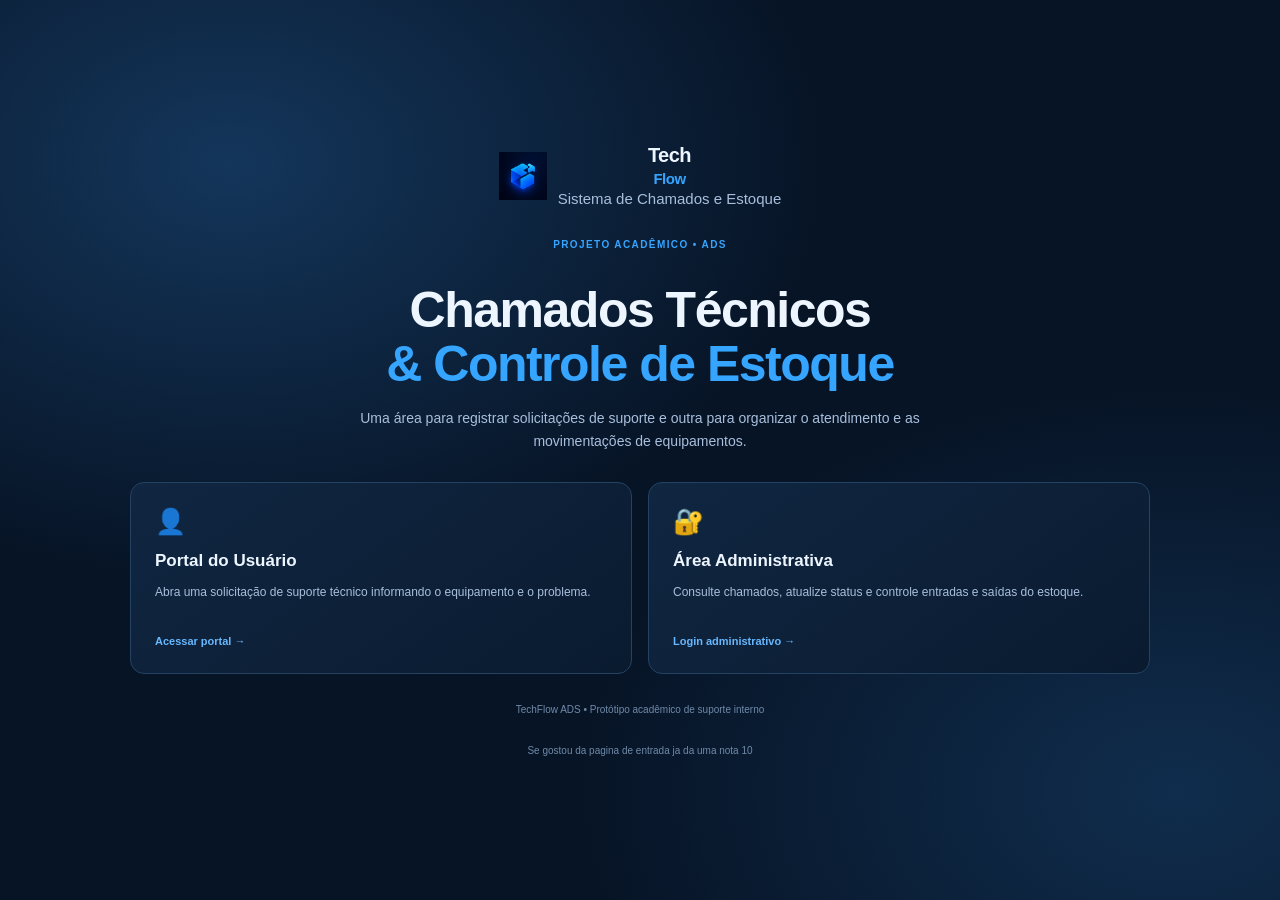
<file: index.html>
<!DOCTYPE html>
<html lang="pt-BR">

<head>
  <meta charset="UTF-8">
  <meta name="viewport" content="width=device-width, initial-scale=1.0">
  <title>TechFlow ADS - Acesso</title>
  <link rel="stylesheet" href="css/style.css">
</head>

<body class="landing">
  <main class="landing-card">
    
<div class="brand">
  <img src="img/logo.png" alt="Logo TechFlow" class="logo">
  <div>
    <strong>Tech<span style="color:#35a5ff">Flow</span></strong>
    <span>Sistema de Chamados e Estoque</span>
  </div>
</div>

    <p class="eyebrow">PROJETO ACADÊMICO • ADS</p>
    <h1>Chamados Técnicos<br><span>& Controle de Estoque</span></h1>
    <p>Uma área para registrar solicitações de suporte e outra para organizar o atendimento e as movimentações de
      equipamentos.</p>
    <div class="portal-grid">
      <a href="usuario.html" class="portal-card">
        <div class="portal-icon">👤</div>
        <h2>Portal do Usuário</h2>
        <p>Abra uma solicitação de suporte técnico informando o equipamento e o problema.</p><span>Acessar portal
          →</span>
      </a>
      <a href="login.html" class="portal-card admin-card">
        <div class="portal-icon">🔐</div>
        <h2>Área Administrativa</h2>
        <p>Consulte chamados, atualize status e controle entradas e saídas do estoque.</p><span>Login administrativo
          →</span>
      </a>
    </div>
    <footer>TechFlow ADS • Protótipo acadêmico de suporte interno</footer>
    <footer>Se gostou da pagina de entrada ja da uma nota 10</footer>
  </main>
</body>

</html>
</file>
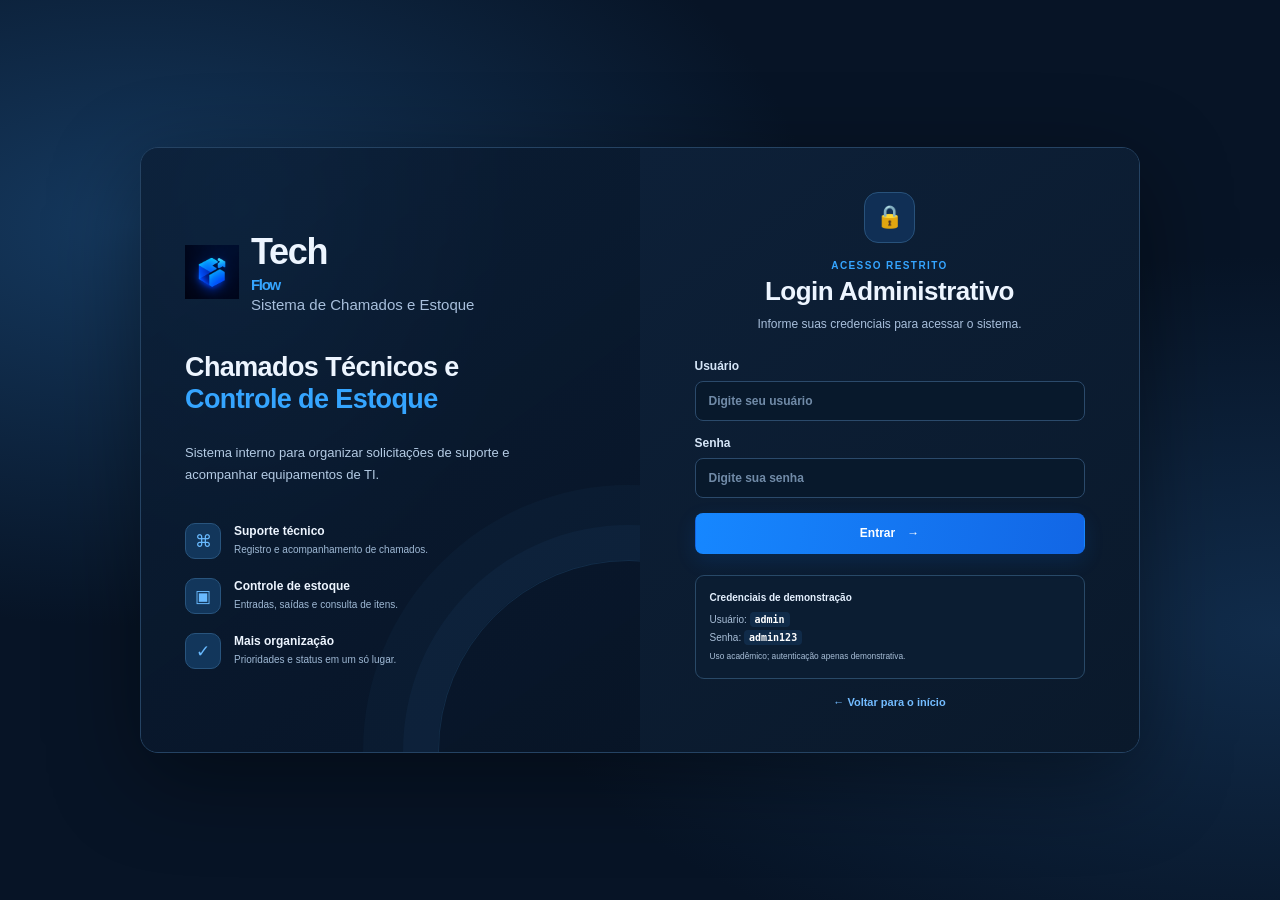
<file: estoque.html>
<!DOCTYPE html>
<html lang="pt-BR">

<head>
  <meta charset="UTF-8">
  <meta name="viewport" content="width=device-width, initial-scale=1.0">
  <title>TechFlow - Estoque</title>
  <link rel="stylesheet" href="css/style.css">
</head>

<body>
  <header class="topbar">
    <a class="brand compact" href="index.html">
      <img src="img/logo.png" alt="Logo TechFlow" class="logo">
      <div>
        <strong>TechFlow</strong>
        <span>Painel da Gestão</span>
      </div>
    </a>
    <nav><a href="usuario.html">Novo chamado</a><a href="gestao.html">Gestão</a><a class="active"
        href="estoque.html">Estoque</a><button class="logout-btn" onclick="logoutAdmin()">Sair</button></nav>
  </header>
  <main class="page">
    <div class="page-heading">
      <div>
        <p class="eyebrow">ESTOQUE DE TI</p>
        <h1>Controle de Estoque</h1>
        <p>Controle de equipamentos e materiais disponíveis.</p>
      </div><button class="btn primary" id="openStockModal">＋ Movimentar estoque</button>
    </div>
    <div class="stats">
      <div class="stat"><span class="stat-icon blue">📦</span>
        <div><small>Itens cadastrados</small><strong id="stockTypes">0</strong></div>
      </div>
      <div class="stat"><span class="stat-icon green">↑</span>
        <div><small>Unidades disponíveis</small><strong id="stockUnits">0</strong></div>
      </div>
      <div class="stat"><span class="stat-icon orange">↓</span>
        <div><small>Saídas no período</small><strong id="stockOut">0</strong></div>
      </div>
      <div class="stat"><span class="stat-icon red">!</span>
        <div><small>Estoque baixo</small><strong id="lowStock">0</strong></div>
      </div>
    </div>
    <div class="stock-layout">
      <section class="panel">
        <div class="panel-header">
          <div>
            <h2>Itens em estoque</h2>
            <p>Controle atual de quantidades</p>
          </div><input id="stockSearch" class="search" placeholder="🔎 Buscar item...">
        </div>
        <div class="table-wrap">
          <table>
            <thead>
              <tr>
                <th>Item</th>
                <th>Categoria</th>
                <th>Quantidade</th>
                <th>Localização</th>
                <th>Status</th>
                <th>Ações</th>
              </tr>
            </thead>
            <tbody id="stockTable"></tbody>
          </table>
        </div>
      </section>
      <section class="panel history">
        <div class="panel-header">
          <div>
            <h2>Histórico</h2>
            <p>Últimas movimentações</p>
          </div>
        </div>
        <div id="movementHistory"></div>
      </section>
    </div>
  </main>
  <div class="modal hidden" id="stockModal">
    <div class="modal-card"><button class="modal-close" id="closeStockModal">×</button>
      <h2>Movimentar estoque</h2>
      <p>Registre uma entrada ou saída.</p>
      <form id="stockForm"><label>Item<input id="stockItem" required
            placeholder="Ex.: Mouse USB"></label><label>Categoria<select id="stockCategory">
            <option>Periféricos</option>
            <option>Informática</option>
            <option>Cabos</option>
            <option>Impressão</option>
            <option>Outros</option>
          </select></label><label>Tipo<select id="movementType">
            <option value="entrada">Entrada</option>
            <option value="saida">Saída</option>
          </select></label><label>Quantidade<input id="stockQty" type="number" min="1" required
            value="1"></label><label>Localização<input id="stockLocation" value="Almoxarifado"></label><button
          class="btn primary full" type="submit">Confirmar movimentação</button></form>
    </div>
  </div>
  <script>if (sessionStorage.getItem("techflow_admin") !== "true") { location.replace("login.html"); }</script>
  <script src="js/app.js"></script>
</body>

</html>
</file>
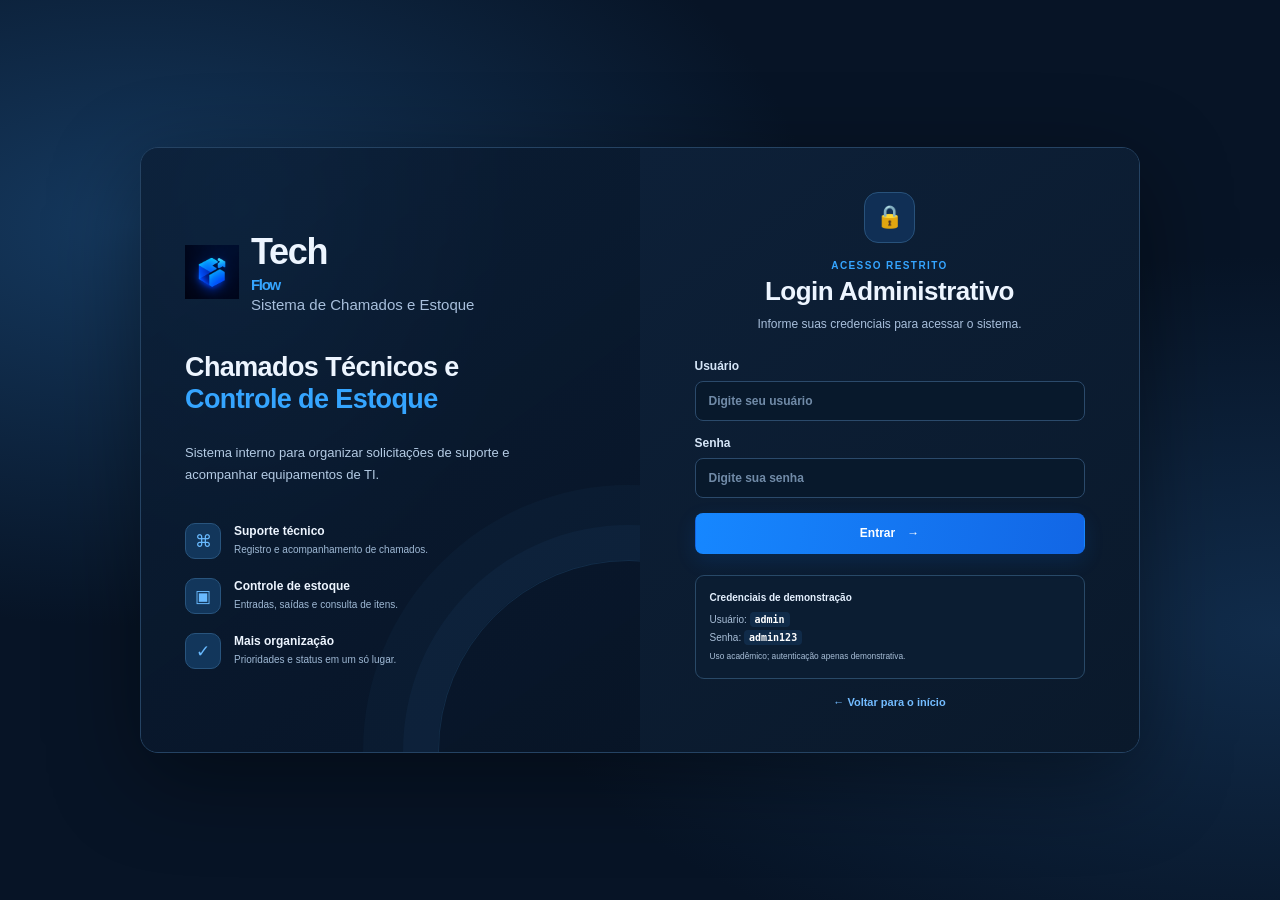
<file: gestao.html>
<!DOCTYPE html>
<html lang="pt-BR">

<head>
  <meta charset="UTF-8">
  <meta name="viewport" content="width=device-width, initial-scale=1.0">
  <title>TechFlow - Gestão</title>
  <link rel="stylesheet" href="css/style.css">
</head>

<body>
  <header class="topbar">
    <a class="brand compact" href="index.html">
      <img src="img/logo.png" alt="Logo TechFlow" class="logo">
      <div>
        <strong>TechFlow</strong>
        <span>Painel da Gestão</span>
      </div>
    </a>
    <nav><a href="usuario.html">Novo chamado</a><a class="active" href="gestao.html">Gestão</a><a
        href="estoque.html">Estoque</a><button class="logout-btn" onclick="logoutAdmin()">Sair</button></nav>
  </header>
  <main class="page">
    <div class="page-heading dashboard-heading">
      <div>
        <p class="eyebrow">SUPORTE DE TI</p>
        <h1>Painel da Gestão</h1>
        <p>Chamados recebidos e situação dos atendimentos.</p>
      </div>
      <div class="date-box"><span>ACESSO</span><b><i></i> Administrador</b></div>
    </div>

    <div class="stats">
      <div class="stat"><span class="stat-icon blue">📋</span>
        <div><small>Total de chamados</small><strong id="totalTickets">0</strong></div>
      </div>
      <div class="stat"><span class="stat-icon red">!</span>
        <div><small>Alta prioridade</small><strong id="urgentTickets">0</strong></div>
      </div>
      <div class="stat"><span class="stat-icon green">✓</span>
        <div><small>Resolvidos</small><strong id="resolvedTickets">0</strong></div>
      </div>
      <div class="stat"><span class="stat-icon orange">◷</span>
        <div><small>Em atendimento</small><strong id="openTickets">0</strong></div>
      </div>
    </div>

    <div class="dashboard-grid">
      <section class="panel tickets-panel">
        <div class="panel-header">
          <div>
            <h2>Chamados recebidos</h2>
            <p>Prioridade visual de verde a vermelho</p>
          </div>
          <select id="filterStatus" class="mini-select">
            <option value="todos">Todos</option>
            <option value="aberto">Abertos</option>
            <option value="andamento">Em atendimento</option>
            <option value="resolvido">Resolvidos</option>
          </select>
        </div>
        <div class="priority-legend"><span><i class="dot low"></i>Baixa</span><span><i
              class="dot medium"></i>Média</span><span><i class="dot high"></i>Alta</span><span><i
              class="dot critical"></i>Crítica</span></div>
        <div id="ticketList" class="ticket-list"></div>
      </section>
      <aside class="side-column">
        <section class="panel chart-panel">
          <div class="panel-header">
            <div>
              <h2>Movimentação</h2>
              <p>Entradas x saídas</p>
            </div><span class="chart-total" id="movementTotal">0</span>
          </div>
          <div class="chart">
            <div class="ylabels"><span>20</span><span>15</span><span>10</span><span>5</span><span>0</span></div>
            <div class="bars" id="bars"></div>
          </div>
          <div class="chart-legend"><span><i class="legend-entry"></i>Entradas</span><span><i
                class="legend-exit"></i>Saídas</span></div>
        </section>
        <section class="panel quick-panel">
          <h2>Ações rápidas</h2><a href="usuario.html" class="quick-link">＋ Abrir chamado</a><a href="estoque.html"
            class="quick-link">📦 Gerenciar estoque</a><button class="quick-link danger" id="clearData">↺ Restaurar
            dados de demonstração</button>
        </section>
      </aside>
    </div>
  </main>
  <script>if (sessionStorage.getItem("techflow_admin") !== "true") { location.replace("login.html"); }</script>
  <script src="js/app.js"></script>
</body>

</html>
</file>
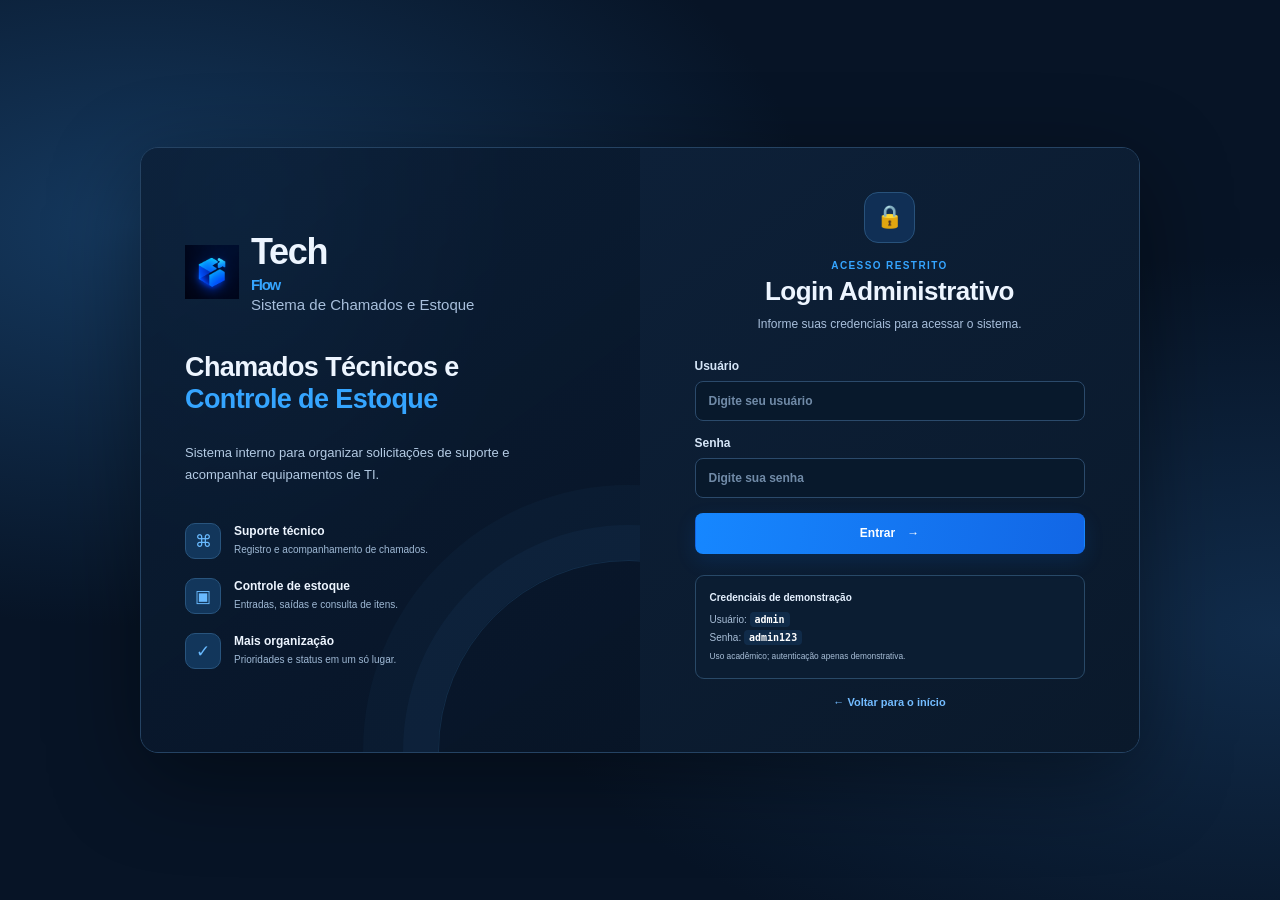
<file: login.html>
<!DOCTYPE html>
<html lang="pt-BR">

<head>
  <meta charset="UTF-8">
  <meta name="viewport" content="width=device-width, initial-scale=1.0">
  <title>TechFlow - Login Administrativo</title>
  <link rel="stylesheet" href="css/style.css">
  <link rel="icon" type="image/png" href="img/logo.png">
</head>

<body class="login-page">
  <main class="login-box">
    <section class="login-visual">
      <a class="brand" href="index.html">
        <img src="img/logo.png" alt="Logo TechFlow" class="logo">
        <div>
          <strong>Tech<span style="color:#35a5ff">Flow</span></strong>
          <span>Sistema de Chamados e Estoque</span>
        </div>
      </a>
      <h2>Chamados Técnicos e<br><span>Controle de Estoque</span></h2>
      <p>Sistema interno para organizar solicitações de suporte e acompanhar equipamentos de TI.</p>
      <div class="login-features">
        <div class="login-feature">
          <div class="feature-icon">⌘</div>
          <div><b>Suporte técnico</b><small>Registro e acompanhamento de chamados.</small></div>
        </div>
        <div class="login-feature">
          <div class="feature-icon">▣</div>
          <div><b>Controle de estoque</b><small>Entradas, saídas e consulta de itens.</small></div>
        </div>
        <div class="login-feature">
          <div class="feature-icon">✓</div>
          <div><b>Mais organização</b><small>Prioridades e status em um só lugar.</small></div>
        </div>
      </div>
    </section>
    <section class="login-form-side">
      <div class="login-form-card">
        <div class="lock-icon">🔒</div>
        <p class="eyebrow">ACESSO RESTRITO</p>
        <h1>Login Administrativo</h1>
        <p class="login-subtitle">Informe suas credenciais para acessar o sistema.</p>
        <form id="loginForm">
          <label>Usuário<input id="adminUser" required autocomplete="username" placeholder="Digite seu usuário"></label>
          <label>Senha<input id="adminPass" type="password" required autocomplete="current-password"
              placeholder="Digite sua senha"></label>
          <div id="loginError" class="login-error hidden">Usuário ou senha incorretos.</div>
          <button class="btn primary full" type="submit">Entrar　→</button>
        </form>
        <div class="demo-credentials"><b>Credenciais de demonstração</b>Usuário: <strong>admin</strong><br>Senha:
          <strong>admin123</strong><br><small>Uso acadêmico; autenticação apenas demonstrativa.</small>
        </div>
        <a class="back-link" href="index.html">← Voltar para o início</a>
      </div>
    </section>
  </main>
  <script src="js/app.js"></script>
</body>

</html>
</file>
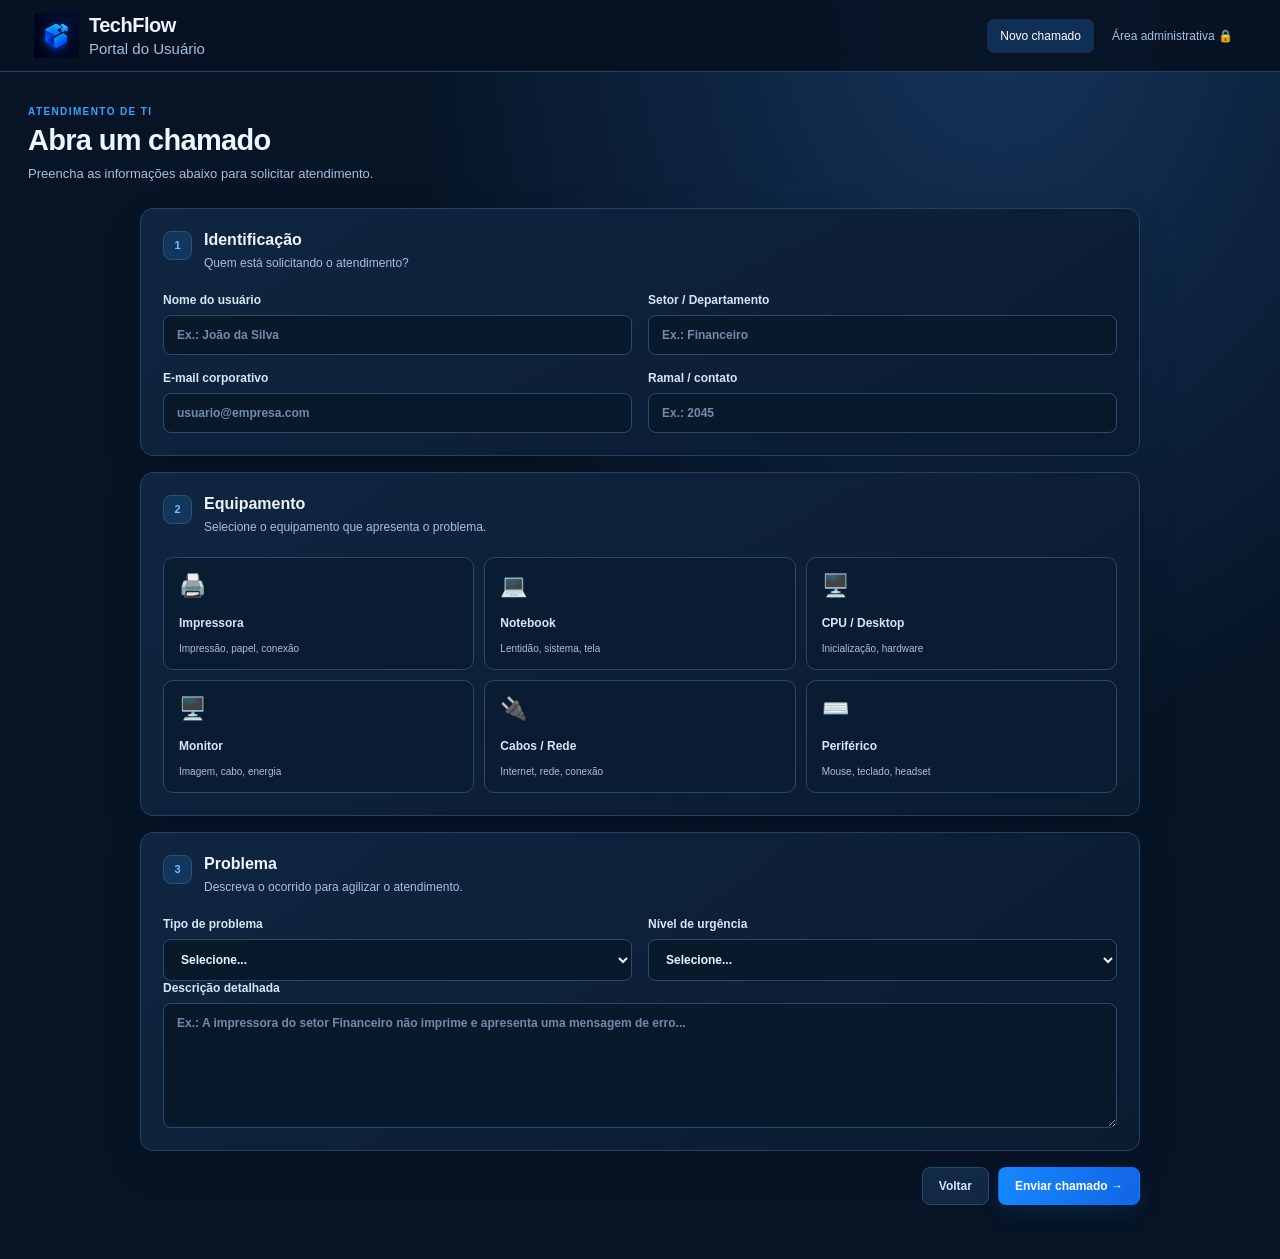
<file: usuario.html>
<!DOCTYPE html>
<html lang="pt-BR">

<head>
  <meta charset="UTF-8">
  <meta name="viewport" content="width=device-width, initial-scale=1.0">
  <title>TechFlow - Abrir Chamado</title>
  <link rel="stylesheet" href="css/style.css">
</head>

<body>
  <header class="topbar">
    <a class="brand compact" href="index.html">
    <img
      src="img/logo.png"
      alt="Logo TechFlow"
      class="logo"
    >
    <div>
      <strong>TechFlow</strong>
      <span>Portal do Usuário</span>
    </div>
  </a>

  <nav>
    <a class="active" href="usuario.html">Novo chamado</a>
    <a href="login.html">Área administrativa 🔒</a>
  </nav>
  </header>
  <main class="page">
    <div class="page-heading">
      <div>
        <p class="eyebrow">ATENDIMENTO DE TI</p>
        <h1>Abra um chamado</h1>
        <p>Preencha as informações abaixo para solicitar atendimento.</p>
      </div>
    </div>
    <form id="ticketForm" class="form-layout">
      <section class="panel">
        <div class="section-title"><span class="step">1</span>
          <div>
            <h2>Identificação</h2>
            <p>Quem está solicitando o atendimento?</p>
          </div>
        </div>
        <div class="fields two">
          <label>Nome do usuário<input id="nome" required placeholder="Ex.: João da Silva"></label>
          <label>Setor / Departamento<input id="setor" required placeholder="Ex.: Financeiro"></label>
          <label>E-mail corporativo<input id="email" type="email" required placeholder="usuario@empresa.com"></label>
          <label>Ramal / contato<input id="contato" placeholder="Ex.: 2045"></label>
        </div>
      </section>

      <section class="panel">
        <div class="section-title"><span class="step">2</span>
          <div>
            <h2>Equipamento</h2>
            <p>Selecione o equipamento que apresenta o problema.</p>
          </div>
        </div>
        <div class="device-grid">
          <label class="device-option"><input type="radio" name="equipamento" value="Impressora"
              required><span>🖨️</span><b>Impressora</b><small>Impressão, papel, conexão</small></label>
          <label class="device-option"><input type="radio" name="equipamento"
              value="Notebook"><span>💻</span><b>Notebook</b><small>Lentidão, sistema, tela</small></label>
          <label class="device-option"><input type="radio" name="equipamento" value="CPU"><span>🖥️</span><b>CPU /
              Desktop</b><small>Inicialização, hardware</small></label>
          <label class="device-option"><input type="radio" name="equipamento"
              value="Monitor"><span>🖥️</span><b>Monitor</b><small>Imagem, cabo, energia</small></label>
          <label class="device-option"><input type="radio" name="equipamento"
              value="Cabos / Rede"><span>🔌</span><b>Cabos / Rede</b><small>Internet, rede, conexão</small></label>
          <label class="device-option"><input type="radio" name="equipamento"
              value="Periférico"><span>⌨️</span><b>Periférico</b><small>Mouse, teclado, headset</small></label>
        </div>
      </section>

      <section class="panel">
        <div class="section-title"><span class="step">3</span>
          <div>
            <h2>Problema</h2>
            <p>Descreva o ocorrido para agilizar o atendimento.</p>
          </div>
        </div>
        <div class="fields two">
          <label>Tipo de problema
            <select id="tipo" required>
              <option value="">Selecione...</option>
              <option>Equipamento não liga</option>
              <option>Lentidão / travamento</option>
              <option>Erro de sistema / aplicativo</option>
              <option>Problema de impressão</option>
              <option>Sem acesso à internet / rede</option>
              <option>Falha de teclado ou mouse</option>
              <option>Monitor sem imagem</option>
              <option>Cabo / conexão danificada</option>
              <option>Atualização / instalação de software</option>
              <option>Outro</option>
            </select>
          </label>
          <label>Nível de urgência
            <select id="prioridade" required>
              <option value="">Selecione...</option>
              <option value="baixa">Baixa — pode aguardar</option>
              <option value="media">Média — atrapalha o trabalho</option>
              <option value="alta">Alta — trabalho parado</option>
              <option value="critica">Crítica — impacto geral</option>
            </select>
          </label>
        </div>
        <label>Descrição detalhada<textarea id="descricao" required minlength="10"
            placeholder="Ex.: A impressora do setor Financeiro não imprime e apresenta uma mensagem de erro..."></textarea></label>
      </section>
      <div class="form-actions"><a class="btn secondary" href="index.html">Voltar</a><button class="btn primary"
          type="submit">Enviar chamado <span>→</span></button></div>
    </form>
  </main>
  <script src="js/app.js"></script>
</body>

</html>
</file>
<file: css/style.css>
:root {
    --bg: #071426;
    --bg-soft: #0b1c33;
    --panel: #0d2038;
    --panel-2: #102742;
    --line: #244363;
    --line-soft: #1b3552;
    --text: #edf5ff;
    --muted: #a8bfdc;
    --blue: #1687ff;
    --blue-2: #35a5ff;
    --blue-soft: #102f55;
    --green: #35c88a;
    --yellow: #f3c95b;
    --orange: #ff9a55;
    --red: #ff656f;
}

.logo-container {
    display: flex;
    align-items: center;
    gap: 10px;
}

.logo {
    width: 48px;
    height: 48px;
    object-fit: contain;
}

.logo-container span {
    font-size: 22px;
    font-weight: bold;
    color: #ffffff;
}

* {
    box-sizing: border-box
}

html {
    min-height: 100%;
    background: var(--bg)
}

body {
    margin: 0;
    font-family: Inter, Segoe UI, Arial, Helvetica, sans-serif;
    background: radial-gradient(ellipse at 78% 0%, #14345a 0, transparent 42%), var(--bg);
    color: var(--text);
    min-height: 100vh
}

a {
    text-decoration: none;
    color: inherit
}

button,
input,
select,
textarea {
    font: inherit
}

button {
    transition: background .15s, border-color .15s, transform .15s
}

/* Logo TechFlow no cabeçalho */
.topbar .brand {
  display: flex;
  align-items: center;
  gap: 10px;
  text-decoration: none;
}

.topbar .logo {
  width: 45px;
  height: 45px;
  object-fit: contain;
  display: block;
  flex-shrink: 0;
}

.topbar .brand strong,
.topbar .brand span {
  display: block;
}

/* Logo na tela de login */

.login-visual .brand {
  display: flex;
  align-items: center;
  gap: 12px;
  text-decoration: none;
}

.login-visual .brand .logo {
  width: 54px;
  height: 54px;
  object-fit: contain;
  display: block;
  flex-shrink: 0;
}

.topbar {
    min-height: 72px;
    background: #071324eF;
    border-bottom: 1px solid var(--line);
    display: flex;
    align-items: center;
    justify-content: space-between;
    padding: 0 34px;
    gap: 18px;
    position: sticky;
    top: 0;
    z-index: 10;
    backdrop-filter: blur(14px)
}

.brand {
    display: flex;
    align-items: center;
    gap: 11px
}

.brand-icon {
    width: 39px;
    height: 39px;
    background: linear-gradient(145deg, var(--blue-2), #1262d7);
    color: #fff;
    border-radius: 10px;
    display: grid;
    place-items: center;
    font-size: 12px;
    font-weight: 800;
    box-shadow: 0 5px 18px #1687ff38
}
/* comando do titulo */
.brand strong {
    display: block;
    font-size: 20px;
    letter-spacing: -.5px
}
/*-----------------------*/
.brand strong:after {
    content: "";
    color: var(--blue-2)
}
/* segunda parte do titulo (Flow)*/
.brand span {
    display: block;
    font-size: 15px;
    color: var(--muted);
    margin-top: 3px
}
/*-------------------------*/
.topbar nav {
    display: flex;
    align-items: center;
    gap: 5px;
    flex-wrap: wrap
}

.topbar nav a {
    padding: 10px 13px;
    color: var(--muted);
    font-size: 12px;
    border-radius: 7px
}

.topbar nav a:hover,
.topbar nav a.active {
    background: var(--blue-soft);
    color: #fff
}

.logout-btn {
    border: 1px solid #75404c;
    background: #241a2a;
    color: #ff9aa2;
    border-radius: 7px;
    padding: 9px 12px;
    font-size: 11px;
    cursor: pointer;
    margin-left: 6px
}

.logout-btn:hover {
    background: #3a202e
}

.page {
    max-width: 1390px;
    margin: auto;
    padding: 32px 28px 54px
}

.page-heading {
    display: flex;
    align-items: center;
    justify-content: space-between;
    margin-bottom: 24px;
    gap: 18px
}

.page-heading h1 {
    font-size: 29px;
    font-weight: 700;
    letter-spacing: -.7px;
    margin: 4px 0 7px
}

.page-heading p {
    color: var(--muted);
    font-size: 13px;
    margin: 0;
    line-height: 1.55
}

.eyebrow {
    font-size: 10px !important;
    text-transform: uppercase;
    letter-spacing: .14em;
    color: var(--blue-2) !important;
    font-weight: 800
}

.panel {
    background: linear-gradient(145deg, #102641f5, #0a1b30f5);
    border: 1px solid var(--line);
    border-radius: 13px;
    padding: 22px;
    box-shadow: 0 14px 40px #00000016
}

.section-title {
    display: flex;
    gap: 12px;
    align-items: flex-start;
    margin-bottom: 21px
}

.section-title h2,
.panel h2 {
    font-size: 16px;
    font-weight: 700;
    margin: 0 0 5px
}

.section-title p,
.panel-header p {
    font-size: 12px;
    color: var(--muted);
    margin: 0;
    line-height: 1.5
}

.step {
    width: 29px;
    height: 29px;
    border-radius: 8px;
    background: #12365c;
    color: #72bdff;
    display: grid;
    place-items: center;
    font-weight: 800;
    font-size: 11px;
    border: 1px solid #28527b;
    flex-shrink: 0
}

.form-layout {
    max-width: 1000px;
    margin: auto;
    display: grid;
    gap: 16px
}

.fields {
    display: grid;
    gap: 16px
}

.fields.two {
    grid-template-columns: 1fr 1fr
}

label {
    display: flex;
    flex-direction: column;
    gap: 8px;
    font-size: 12px;
    color: #d6e6f8;
    font-weight: 650
}

input,
select,
textarea {
    width: 100%;
    border: 1px solid #2b4a6b;
    border-radius: 8px;
    padding: 12px 13px;
    background: #08192c;
    color: var(--text);
    outline: none
}

input::placeholder,
textarea::placeholder {
    color: #718ba8
}

select option {
    background: #0b1c33;
    color: var(--text)
}

input:focus,
select:focus,
textarea:focus {
    border-color: var(--blue-2);
    box-shadow: 0 0 0 3px #1687ff20
}

textarea {
    min-height: 125px;
    resize: vertical
}

.device-grid {
    display: grid;
    grid-template-columns: repeat(3, 1fr);
    gap: 10px
}

.device-option {
    position: relative;
    border: 1px solid #294967;
    border-radius: 10px;
    padding: 15px;
    cursor: pointer;
    background: #0a1c31
}

.device-option:hover {
    border-color: #4388c4
}

.device-option input {
    position: absolute;
    opacity: 0;
    pointer-events: none
}

.device-option:has(input:checked) {
    border-color: var(--blue);
    background: #102f55;
    box-shadow: inset 0 0 0 1px #1687ff55
}

.device-option span {
    font-size: 22px;
    display: block;
    margin-bottom: 9px
}

.device-option b {
    font-size: 12px;
    display: block
}

.device-option small {
    display: block;
    color: var(--muted);
    font-size: 10px;
    font-weight: normal;
    margin-top: 5px
}

.form-actions {
    display: flex;
    justify-content: flex-end;
    gap: 9px
}

.btn {
    border: 1px solid transparent;
    border-radius: 8px;
    padding: 11px 16px;
    font-size: 12px;
    font-weight: 750;
    cursor: pointer
}

.btn.primary {
    background: linear-gradient(100deg, #1687ff, #1266e5);
    color: #fff;
    box-shadow: 0 7px 20px #0879ff22
}

.btn.primary:hover {
    background: linear-gradient(100deg, #37a3ff, #1978ff);
    transform: translateY(-1px)
}

.btn.secondary {
    background: #122943;
    color: #d2e3f6;
    border-color: #294967
}

.btn.secondary:hover {
    background: #1a3858
}

.btn.full {
    width: 100%
}

.stats {
    display: grid;
    grid-template-columns: repeat(4, 1fr);
    gap: 13px;
    margin-bottom: 15px
}

.stat {
    background: linear-gradient(145deg, #102641, #0a1b30);
    border: 1px solid var(--line);
    border-radius: 12px;
    padding: 17px;
    display: flex;
    gap: 13px;
    align-items: center;
    min-width: 0
}

.stat small {
    display: block;
    color: var(--muted);
    font-size: 10px
}

.stat strong {
    display: block;
    font-size: 26px;
    margin-top: 5px
}

.stat-icon {
    width: 39px;
    height: 39px;
    border-radius: 10px;
    display: grid;
    place-items: center;
    font-weight: 800;
    background: #12365c;
    color: #73bdff;
    flex-shrink: 0
}

.stat-icon.red {
    background: #3c202f;
    color: #ff8791
}

.stat-icon.green {
    background: #12372f;
    color: #6be4b1
}

.stat-icon.orange {
    background: #402c22;
    color: #ffb37c
}

.dashboard-grid {
    display: grid;
    grid-template-columns: minmax(0, 1fr) 330px;
    gap: 15px
}

.side-column {
    display: grid;
    gap: 15px;
    align-content: start
}

.panel-header {
    display: flex;
    align-items: center;
    justify-content: space-between;
    gap: 10px;
    margin-bottom: 16px
}

.mini-select {
    padding: 8px 10px;
    font-size: 11px;
    width: auto
}

.priority-legend {
    display: flex;
    gap: 14px;
    flex-wrap: wrap;
    color: var(--muted);
    font-size: 10px;
    border-bottom: 1px solid var(--line-soft);
    padding-bottom: 13px;
    margin-bottom: 12px
}

.dot {
    display: inline-block;
    width: 7px;
    height: 7px;
    border-radius: 50%;
    margin-right: 5px
}

.dot.low {
    background: var(--green)
}

.dot.medium {
    background: var(--yellow)
}

.dot.high {
    background: var(--orange)
}

.dot.critical {
    background: var(--red)
}

.ticket-list {
    display: grid;
    gap: 10px
}

.ticket {
    border: 1px solid #294967;
    border-left: 4px solid var(--green);
    border-radius: 9px;
    padding: 14px;
    background: #0a1b2e
}

.ticket.medium {
    border-left-color: var(--yellow)
}

.ticket.high {
    border-left-color: var(--orange)
}

.ticket.critical {
    border-left-color: var(--red)
}

.ticket-top {
    display: flex;
    justify-content: space-between;
    gap: 10px;
    align-items: flex-start
}

.ticket-title {
    font-weight: 750;
    font-size: 13px
}

.ticket-meta {
    font-size: 10px;
    color: var(--muted);
    margin-top: 5px
}

.priority {
    font-size: 9px;
    font-weight: 800;
    padding: 5px 8px;
    border-radius: 5px;
    white-space: nowrap
}

.priority.low {
    background: #12372f;
    color: #6be4b1
}

.priority.medium {
    background: #3c3420;
    color: #f7d777
}

.priority.high {
    background: #402c22;
    color: #ffb37c
}

.priority.critical {
    background: #3c202f;
    color: #ff8791
}

.ticket-desc {
    font-size: 11px;
    color: #c1d3e7;
    margin: 11px 0;
    line-height: 1.55
}

.ticket-bottom {
    display: flex;
    justify-content: space-between;
    align-items: center;
    gap: 10px;
    flex-wrap: wrap
}

.status {
    font-size: 9px;
    padding: 5px 8px;
    background: #142b43;
    color: #b6cbe0;
    border-radius: 5px
}

.ticket-actions button {
    border: 1px solid #2d6395;
    background: #102f50;
    color: #8bcaff;
    padding: 7px 10px;
    border-radius: 6px;
    font-size: 9px;
    font-weight: 800;
    cursor: pointer
}

.ticket-actions button:hover {
    background: #16416b
}

.chart {
    height: 175px;
    display: flex;
    gap: 8px
}

.ylabels {
    display: flex;
    flex-direction: column;
    justify-content: space-between;
    font-size: 9px;
    color: #7892af;
    padding-bottom: 3px
}

.bars {
    flex: 1;
    display: flex;
    align-items: flex-end;
    justify-content: space-around;
    border-bottom: 1px solid #294967;
    background: repeating-linear-gradient(to bottom, transparent 0, transparent 40px, #1a3550 41px)
}

.bar-group {
    height: 100%;
    display: flex;
    align-items: flex-end;
    gap: 3px
}

.bar {
    width: 9px;
    border-radius: 3px 3px 0 0;
    min-height: 2px
}

.bar.entry {
    background: #2f9dff
}

.bar.exit {
    background: #f29a6c
}

.chart-legend {
    display: flex;
    justify-content: center;
    gap: 15px;
    font-size: 9px;
    color: var(--muted);
    margin-top: 11px
}

.legend-entry,
.legend-exit {
    display: inline-block;
    width: 7px;
    height: 7px;
    background: #2f9dff;
    margin-right: 4px;
    border-radius: 2px
}

.legend-exit {
    background: #f29a6c
}

.chart-total {
    font-weight: 800;
    font-size: 13px;
    color: #67b8ff
}

.quick-panel {
    display: grid;
    gap: 8px
}

.quick-link {
    border: 1px solid #294967;
    background: #0b1e33;
    padding: 11px;
    border-radius: 8px;
    text-align: left;
    color: #d3e4f6;
    font-size: 11px;
    font-weight: 750;
    cursor: pointer
}

.quick-link:hover {
    background: #123254;
    color: #fff
}

.quick-link.danger {
    color: #ff9aa2
}

.stock-layout {
    display: grid;
    grid-template-columns: minmax(0, 1fr) 330px;
    gap: 15px
}

.search {
    width: 220px;
    font-size: 11px
}

.table-wrap {
    overflow: auto
}

table {
    width: 100%;
    border-collapse: collapse;
    font-size: 11px
}

th {
    text-align: left;
    color: #85a0bd;
    font-size: 9px;
    text-transform: uppercase;
    letter-spacing: .08em;
    padding: 11px;
    border-bottom: 1px solid var(--line)
}

td {
    padding: 13px 11px;
    border-bottom: 1px solid var(--line-soft);
    color: #d5e4f5
}

tbody tr:hover {
    background: #112943
}

.stock-name {
    font-weight: 750
}

.stock-category {
    font-size: 9px;
    color: #8da8c5;
    margin-top: 3px
}

.qty {
    font-weight: 800
}

.stock-status {
    font-size: 9px;
    font-weight: 800
}

.ok {
    color: var(--green)
}

.warning {
    color: var(--yellow)
}

.empty {
    color: var(--red)
}

.table-action {
    border: 1px solid #2d6395;
    background: #102f50;
    color: #8bcaff;
    padding: 6px 9px;
    border-radius: 6px;
    font-size: 9px;
    font-weight: 800;
    cursor: pointer
}

.history-item {
    padding: 12px 0;
    border-bottom: 1px solid var(--line-soft)
}

.history-item:last-child {
    border-bottom: 0
}

.history-item b {
    font-size: 11px
}

.history-item small {
    display: block;
    color: #8da8c5;
    margin-top: 4px;
    font-size: 9px
}

.entry-text {
    color: var(--green)
}

.exit-text {
    color: var(--orange)
}

.modal {
    position: fixed;
    inset: 0;
    background: #020914c9;
    display: grid;
    place-items: center;
    padding: 20px;
    z-index: 20;
    backdrop-filter: blur(5px)
}

.modal.hidden {
    display: none
}

.modal-card {
    width: min(450px, 100%);
    background: #0d2038;
    border-radius: 13px;
    padding: 26px;
    position: relative;
    border: 1px solid var(--line);
    box-shadow: 0 24px 80px #0008
}

.modal-card h2 {
    margin: 0 0 5px;
    font-size: 19px
}

.modal-card>p {
    color: var(--muted);
    font-size: 11px;
    margin: 0 0 19px
}

.modal-close {
    position: absolute;
    right: 14px;
    top: 10px;
    border: 0;
    background: transparent;
    font-size: 24px;
    color: var(--muted);
    cursor: pointer
}

.modal-card form {
    display: grid;
    gap: 13px
}

.landing {
    min-height: 100vh;
    display: grid;
    place-items: center;
    padding: 28px;
    background: radial-gradient(ellipse at 18% 18%, #14365b 0, transparent 40%), radial-gradient(ellipse at 92% 88%, #102d4d 0, transparent 36%), var(--bg)
}

.landing-card {
    width: min(1020px, 100%);
    text-align: center
}

.landing .brand {
    justify-content: center;
    margin-bottom: 30px
    
}

.landing h1 {
    font-size: clamp(32px, 4vw, 50px);
    line-height: 1.08;
    font-weight: 800;
    letter-spacing: -1.5px;
    margin: 0
}

.landing h1 span {
    color: var(--blue-2)
}

.landing-card>p {
    max-width: 600px;
    margin: 16px auto 30px;
    color: var(--muted);
    font-size: 14px;
    line-height: 1.6
}

.portal-grid {
    display: grid;
    grid-template-columns: 1fr 1fr;
    gap: 16px;
    text-align: left
}

.portal-card {
    background: linear-gradient(145deg, #102641, #0a1b30);
    border: 1px solid var(--line);
    border-radius: 14px;
    padding: 24px;
    transition: .18s;
    display: block
}

.portal-card:hover {
    border-color: #3c8bd0;
    background: linear-gradient(145deg, #153251, #0d2038);
    transform: translateY(-2px)
}

.portal-icon {
    font-size: 25px;
    margin-bottom: 15px
}

.portal-card h2 {
    font-size: 17px;
    font-weight: 750;
    margin: 0 0 7px
}

.portal-card p {
    font-size: 12px;
    color: var(--muted);
    line-height: 1.55;
    min-height: 36px
}

.portal-card span {
    color: #67b8ff;
    font-size: 11px;
    font-weight: 800
}

.landing footer {
    margin-top: 30px;
    color: #6f8aa8;
    font-size: 10px
}

.login-page {
    min-height: 100vh;
    background: radial-gradient(ellipse at 10% 25%, #15395f 0, transparent 42%), radial-gradient(ellipse at 100% 70%, #112c4b 0, transparent 42%), #071426;
    display: grid;
    place-items: center;
    padding: 28px
}

.login-box {
    width: min(1000px, 100%);
    min-height: 590px;
    display: grid;
    grid-template-columns: 1fr 1fr;
    overflow: hidden;
    background: #0a1a2d;
    border: 1px solid #254363;
    border-radius: 18px;
    box-shadow: 0 25px 90px #0006
}

.login-visual {
    padding: 50px 44px;
    display: flex;
    flex-direction: column;
    justify-content: center;
    background: linear-gradient(145deg, #0b1e36dd, #071426ee), radial-gradient(ellipse at 20% 10%, #1b4d7c, transparent 50%);
    position: relative;
    overflow: hidden
}

.login-visual:after {
    content: "";
    position: absolute;
    width: 380px;
    height: 380px;
    border: 1px solid #2b61904a;
    border-radius: 50%;
    right: -180px;
    bottom: -190px;
    box-shadow: 0 0 0 35px #2b619018, 0 0 0 75px #2b619012
}

.login-visual .brand {
    justify-content: flex-start;
    margin-bottom: 38px;
    position: relative;
    z-index: 1
}

.login-visual .brand strong {
    font-size: 36px;
    letter-spacing: -1.3px
}

.login-visual .brand-icon {
    width: 53px;
    height: 53px;
    font-size: 16px;
    border-radius: 13px
}

.login-visual h2 {
    font-size: 27px;
    line-height: 1.2;
    margin: 0 0 14px;
    letter-spacing: -.6px;
    position: relative;
    z-index: 1
}

.login-visual h2 span {
    color: var(--blue-2)
}

.login-visual>p {
    font-size: 13px;
    line-height: 1.7;
    color: #b4cbe4;
    max-width: 360px;
    position: relative;
    z-index: 1
}

.login-features {
    display: grid;
    gap: 19px;
    margin-top: 24px;
    position: relative;
    z-index: 1
}

.login-feature {
    display: flex;
    gap: 13px;
    align-items: flex-start
}

.login-feature .feature-icon {
    width: 36px;
    height: 36px;
    border-radius: 10px;
    background: #12365b;
    border: 1px solid #28547d;
    color: #69baff;
    display: grid;
    place-items: center;
    font-size: 17px;
    flex-shrink: 0
}

.login-feature b {
    font-size: 12px;
    display: block;
    margin: 1px 0 4px
}

.login-feature small {
    font-size: 10px;
    color: #9fb9d5;
    line-height: 1.5;
    display: block
}

.login-form-side {
    padding: 44px;
    display: flex;
    align-items: center;
    justify-content: center;
    background: linear-gradient(145deg, #0d2038, #0a192b)
}

.login-form-card {
    width: 100%;
    max-width: 390px
}

.login-form-card .lock-icon {
    width: 51px;
    height: 51px;
    background: #102f55;
    border: 1px solid #28527b;
    border-radius: 14px;
    display: grid;
    place-items: center;
    font-size: 22px;
    margin: 0 auto 17px;
    color: #6bbaff
}

.login-box .eyebrow {
    text-align: center;
    margin: 0
}

.login-box h1 {
    text-align: center;
    font-size: 26px;
    font-weight: 800;
    letter-spacing: -.5px;
    margin: 5px 0 8px
}

.login-subtitle {
    text-align: center;
    color: var(--muted);
    font-size: 12px;
    line-height: 1.6;
    margin: 0 0 25px
}

.login-box form {
    display: grid;
    gap: 15px
}

.login-error {
    background: #3b202e;
    color: #ff9ba3;
    border: 1px solid #78414d;
    padding: 10px;
    border-radius: 7px;
    font-size: 11px;
    font-weight: 750
}

.hidden {
    display: none !important
}

.back-link {
    display: block;
    text-align: center;
    color: #73bcff;
    font-size: 11px;
    font-weight: 750;
    margin-top: 17px
}

.demo-credentials {
    margin-top: 21px;
    background: #0b1d32;
    border: 1px solid #294967;
    padding: 13px 14px;
    border-radius: 9px;
    text-align: left;
    font-size: 10px;
    color: #a9bfd8;
    line-height: 1.8
}

.demo-credentials b {
    color: #e5f1ff;
    display: block;
    margin-bottom: 4px
}

.demo-credentials strong {
    color: #fff;
    font-family: ui-monospace, SFMono-Regular, Consolas, monospace;
    background: #102b49;
    padding: 2px 5px;
    border-radius: 4px
}

@media(max-width:900px) {
    .login-box {
        grid-template-columns: 1fr;
        max-width: 560px
    }

    .login-visual {
        padding: 34px
    }

    .login-visual .brand {
        margin-bottom: 22px
    }

    .login-visual .brand strong {
        font-size: 29px
    }

    .login-visual h2 {
        font-size: 22px
    }

    .login-features {
        grid-template-columns: 1fr 1fr;
        gap: 12px
    }

    .login-form-side {
        padding: 32px
    }

    .stats {
        grid-template-columns: 1fr 1fr
    }

    .dashboard-grid,
    .stock-layout {
        grid-template-columns: 1fr
    }
}

@media(max-width:650px) {
    .topbar {
        padding: 12px 14px;
        align-items: flex-start;
        flex-direction: column
    }

    .topbar nav {
        width: 100%;
        gap: 3px
    }

    .topbar nav a {
        padding: 8px;
        font-size: 10px
    }

    .page {
        padding: 23px 12px 40px
    }

    .fields.two {
        grid-template-columns: 1fr
    }

    .device-grid {
        grid-template-columns: 1fr 1fr
    }

    .portal-grid {
        grid-template-columns: 1fr
    }

    .stats {
        grid-template-columns: 1fr 1fr
    }

    .page-heading {
        align-items: flex-start;
        gap: 12px;
        flex-direction: column
    }

    .search {
        width: 100%
    }

    .panel {
        padding: 15px
    }

    .brand span {
        display: none
    }

    .login-page {
        padding: 12px
    }

    .login-box {
        border-radius: 13px
    }

    .login-visual {
        padding: 26px 22px
    }

    .login-visual .brand strong {
        font-size: 25px
    }

    .login-visual h2 {
        font-size: 21px
    }

    .login-features {
        grid-template-columns: 1fr 1fr
    }

    .login-form-side {
        padding: 27px 20px
    }

    .login-box h1 {
        font-size: 23px
    }
}
</file>
